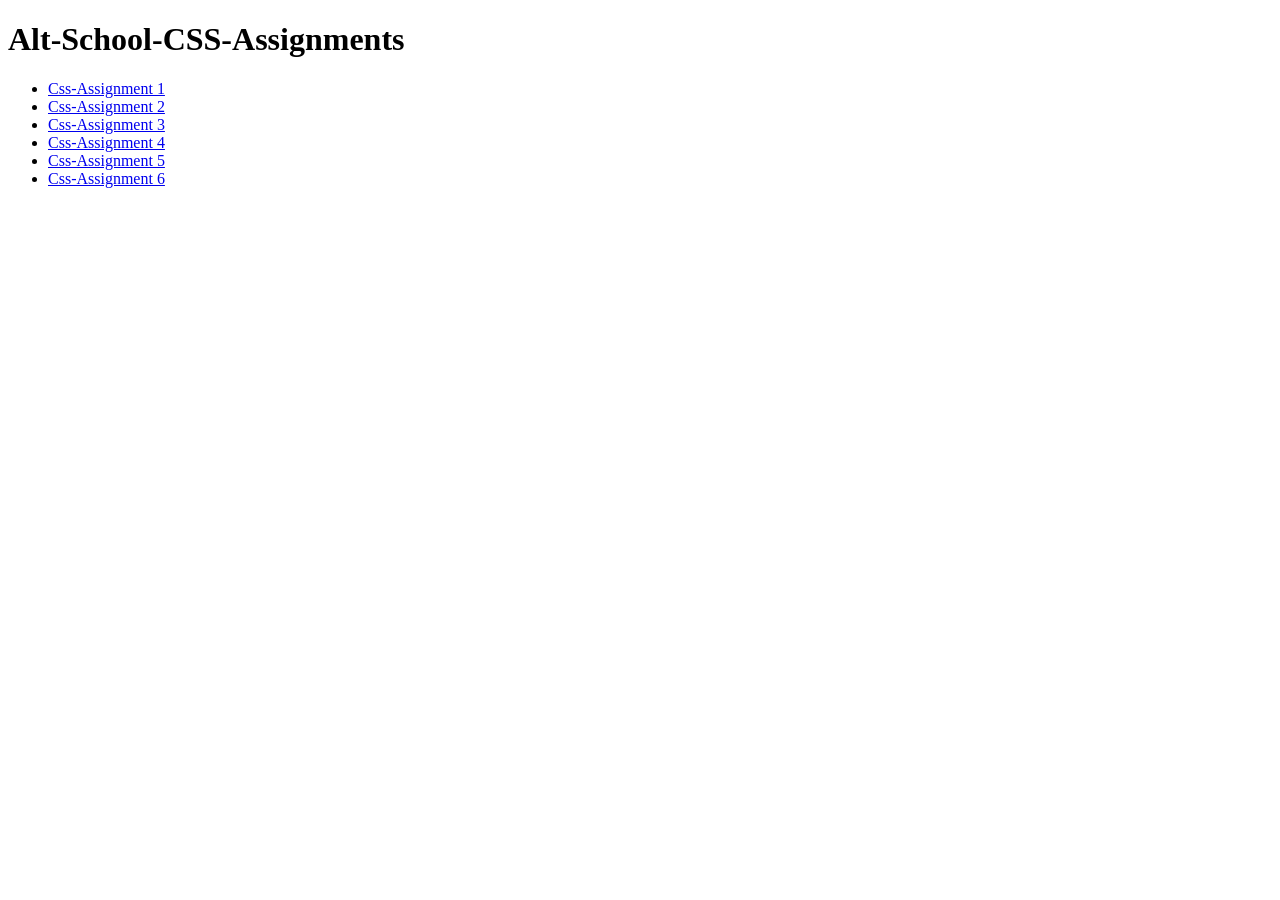
<file: index.html>
<!DOCTYPE html>
<html lang="en">
  <head>
    <meta charset="UTF-8" />
    <meta name="viewport" content="width=device-width, initial-scale=1.0" />
    <title>Document</title>
  </head>
  <body>
    <h1>Alt-School-CSS-Assignments</h1>
    <ul>
      <li>
        <a href="assignment1/index.html">Css-Assignment 1</a>
      </li>
      <li>
        <a href="assignment2/index.html">Css-Assignment 2</a>
      </li>
      <li>
        <a href="assignment3/index.html">Css-Assignment 3</a>
      </li>
      <li>
        <a href="assignment4/index.html">Css-Assignment 4</a>
      </li>
      <li>
        <a href="assignment5/index.html">Css-Assignment 5</a>
      </li>
      <li>
        <a href="assignment6/index.html">Css-Assignment 6</a>
      </li>
      <!-- Add more links as needed -->
    </ul>
  </body>
</html>
</file>
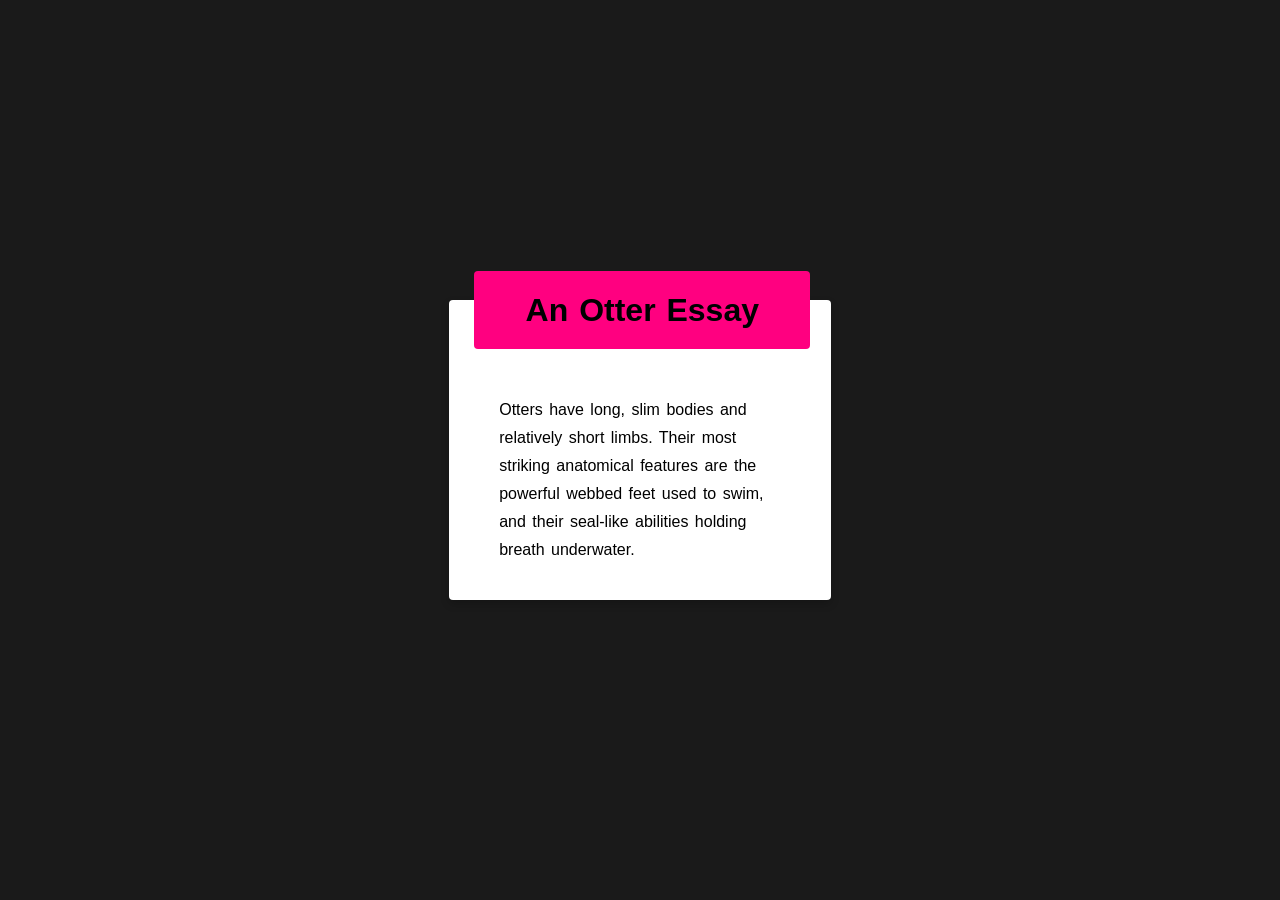
<file: assignment1/index.html>
<!DOCTYPE html>
<html lang="en">
  <head>
    <meta charset="UTF-8" />
    <meta name="viewport" content="width=device-width, initial-scale=1.0" />
    <title>Document</title>
  </head>
  <link rel="stylesheet" href="style.css" />
  <body>
    <div class="container">
      <div class="card">
        <h1 class="card-heading">An Otter Essay</h1>
        <p class="card-content">
          Otters have long, slim bodies and relatively short limbs. Their most
          striking anatomical features are the powerful webbed feet used to
          swim, and their seal-like abilities holding breath underwater.
        </p>
      </div>
    </div>
  </body>
</html>
</file>
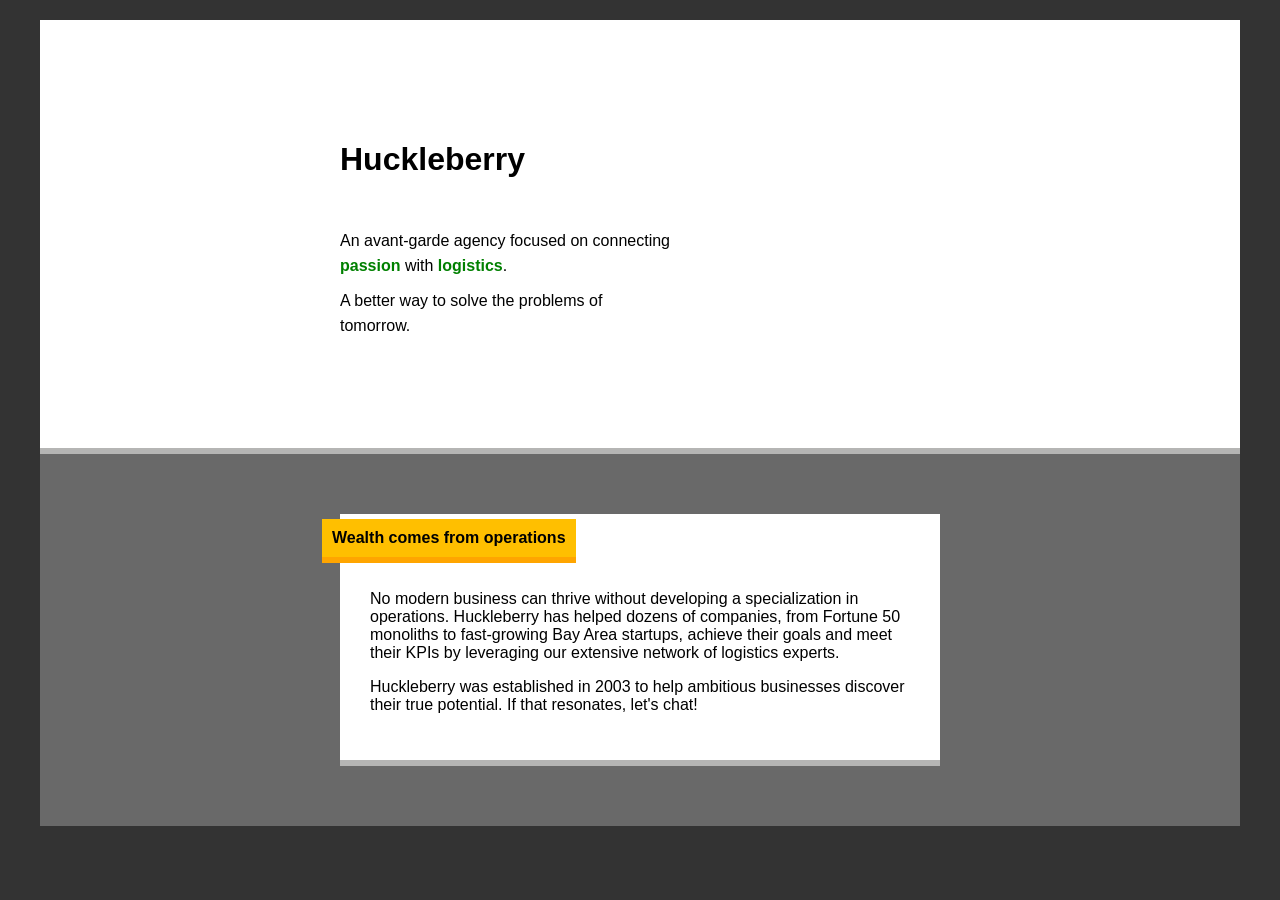
<file: assignment2/index.html>
<!DOCTYPE html>
<html lang="en">
  <head>
    <meta charset="UTF-8" />
    <meta name="viewport" content="width=device-width, initial-scale=1.0" />
    <title>Huckleberry Design</title>
    <link rel="stylesheet" href="style.css" />
  </head>
  <body>
    <div class="container">
      <!-- Header Section -->
      <header class="header">
        <div class="brand">
          <h1>Huckleberry</h1>
          <p>
            An avant-garde agency focused on connecting
            <span class="highlight">passion</span> with
            <span class="highlight">logistics</span>.
          </p>
          <p>A better way to solve the problems of tomorrow.</p>
        </div>
      </header>

      <!-- Content Section -->
      <section class="content">
        <div class="description">
          <div class="highlight-box">Wealth comes from operations</div>
          <p>
            No modern business can thrive without developing a specialization in
            operations. Huckleberry has helped dozens of companies, from Fortune
            50 monoliths to fast-growing Bay Area startups, achieve their goals
            and meet their KPIs by leveraging our extensive network of logistics
            experts.
          </p>
          <p>
            Huckleberry was established in 2003 to help ambitious businesses
            discover their true potential. If that resonates, let's chat!
          </p>
        </div>
      </section>
    </div>
  </body>
</html>
</file>
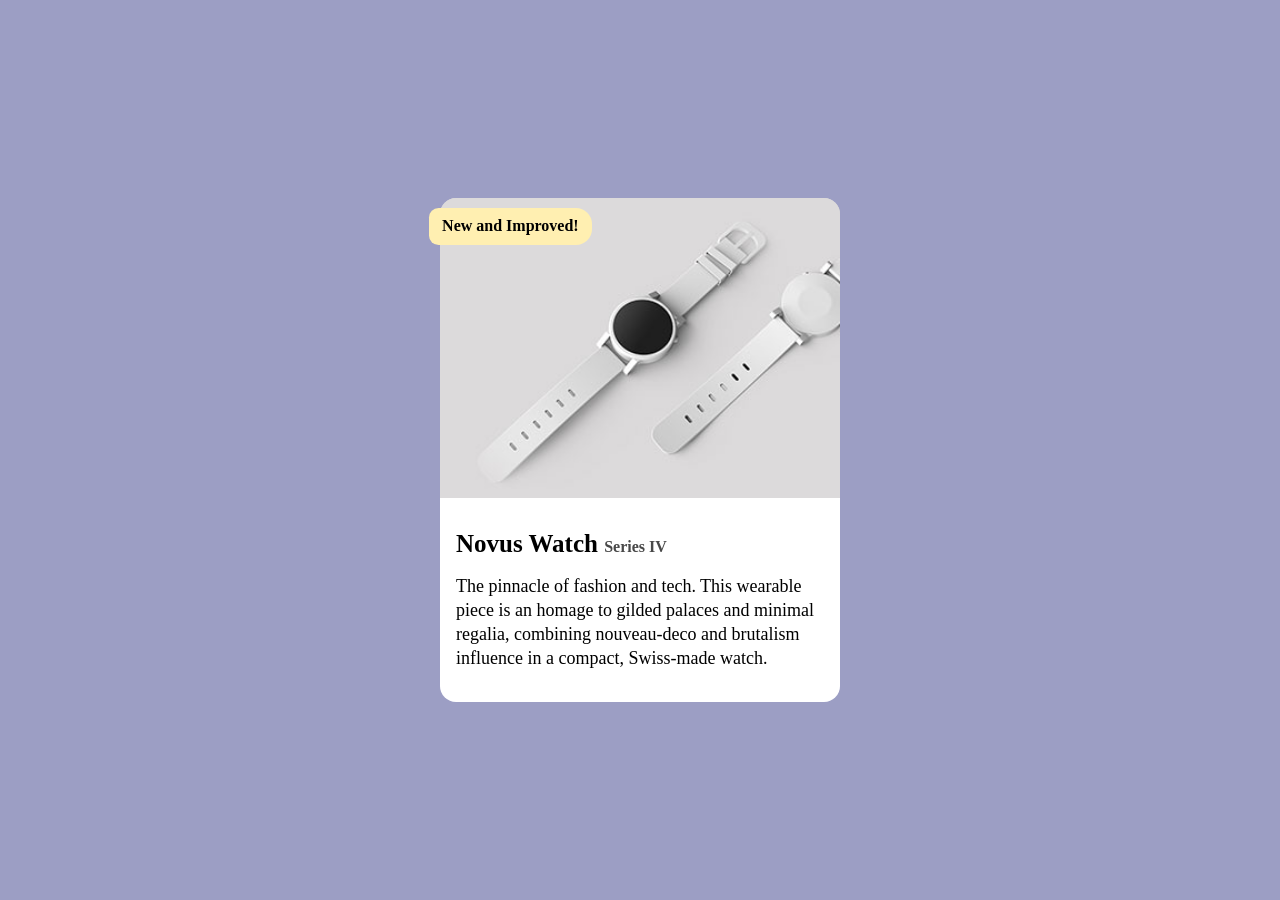
<file: assignment3/index.html>
<!DOCTYPE html>
<html lang="en">
  <head>
    <meta charset="UTF-8" />
    <meta name="viewport" content="width=device-width, initial-scale=1.0" />
    <link rel="stylesheet" href="./index.css" />
    <title>hands on css</title>
  </head>
  <body>
    <section class="container">
      <div class="yellow-bg">New and Improved!</div>
      <div class="top">
        <img src="./img.jpg" alt="bg-image" />
      </div>

      <div class="bottom">
        <h1>Novus Watch <span class="grey-text">Series IV</span></h1>

        <p>
          The pinnacle of fashion and tech. This wearable piece is an homage to
          gilded palaces and minimal regalia, combining nouveau-deco and
          brutalism influence in a compact, Swiss-made watch.
        </p>
      </div>
    </section>
  </body>
</html>
</file>
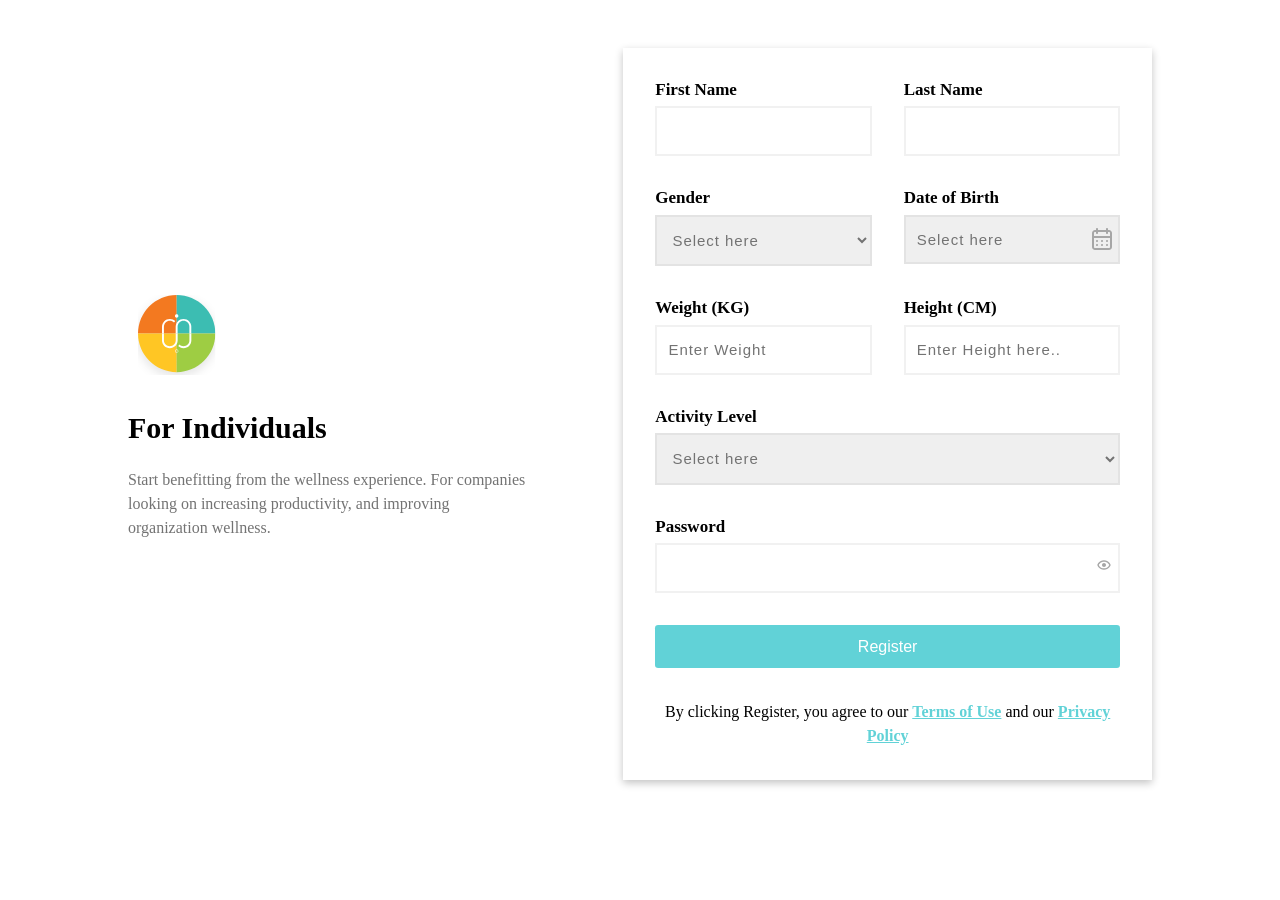
<file: assignment4/index.html>
<!DOCTYPE html>
<html lang="en">
  <head>
    <meta charset="UTF-8" />
    <meta name="viewport" content="width=device-width, initial-scale=1.0" />
    <link rel="stylesheet" href="style.css" />
    <title>Document</title>
  </head>
  <body>
    <main>
      <section class="intro-section">
        <img src="logo.svg" alt="app-logo" />
        <h1>For Individuals</h1>
        <p>
          Start benefitting from the wellness experience. For companies looking
          on increasing productivity, and improving organization wellness.
        </p>
      </section>

      <section class="form-section">
        <form action="#">
          <div class="form">
            <div class="first-name-box form-box">
              <label for="first-name"> First Name </label>
              <input type="text" id="first-name" />
            </div>

            <div class="last-name-box form-box">
              <label for="last-name"> Last Name </label>
              <input type="text" id="last-name" />
            </div>

            <div class="gender-box form-box">
              <label for="gender">Gender </label>
              <select name="gender" id="gender">
                <option value="" disabled selected hidden>Select here</option>
                <option value="Female">Female</option>
                <option value="Male">Male</option>
                <option value="Other">Other</option>
              </select>
            </div>

            <div class="DOB-box form-box">
              <label for="DOB"> Date of Birth </label>
              <select name="DOB" id="DOB" class="DOB-select">
                <option value="" disabled selected hidden>Select here</option>
                <option value="3rd March,2006">3rd March,2006</option>
                <option value="24th March,1900">24th March,1900</option>
                <option value="4th March,2000">4th March,2000</option>
              </select>

              <span class="calendar">
                <img src="calendar.svg" alt="" />
              </span>
            </div>

            <div class="weight-box form-box">
              <label for="weight">Weight (KG)</label>
              <input type="number" placeholder="Enter Weight" id="weight" />
            </div>

            <div class="height-box form-box">
              <label for="height">Height (CM) </label>
              <input
                type="number"
                placeholder="Enter Height here.."
                id="height"
              />
            </div>

            <div class="activity-level-box form-box">
              <label for="activity-level">Activity Level</label>
              <select name="activity-level" id="activity-level">
                <option value="" disabled selected hidden>Select here</option>
                <option value="10">10 mins</option>
                <option value="20">20 mins</option>
              </select>
            </div>

            <div class="password-box form-box">
              <label for="password">Password</label>
              <input type="password" id="password" />
              <span class="eye">
                <img src="eye.svg" alt="" />
              </span>
            </div>
          </div>
          <button type="button" class="register">Register</button>
          <p class="desktop footer">
            By clicking Register, you agree to our
            <a href="#">Terms of Use</a> and our <a href="#">Privacy Policy</a>
          </p>
        </form>

        <p class="mobile footer">
          By clicking Register, you agree to our
          <a href="#">Terms of Use</a> and our <a href="#">Privacy Policy</a>
        </p>
      </section>
    </main>
  </body>
</html>
</file>
<file: assignment1/style.css>
body {
  font-family: Arial, sans-serif;
  margin: 0;
  padding: 0;
  display: flex;
  justify-content: center;
  align-items: center;
  height: 100vh;
  background-color: #1a1a1a; /* Dark background */
}
.container {
  display: flex;
  justify-content: center;
  align-items: center;
  width: 100%;
}
.card {
  position: relative;
  background-color: white;
  border-radius: 4px;
  padding: 80px 50px 20px 50px;
  width: 22%;
  line-height: 28px;
  word-spacing: 2px;
  box-shadow: 0 4px 8px rgba(0, 0, 0, 0.2);
}
.card-heading {
  position: absolute;
  top: -50px;
  left: 25px;
  width: 75%;
  background-color: #ff0080;
  padding: 25px;
  text-align: center;
  border-radius: 4px;
}
</file>
<file: assignment2/style.css>
/* styles.css */
body {
  font-family: Arial, sans-serif;
  margin: 0;
  padding: 0;
  background-color: #333;
}

.container {
  max-width: 1200px;
  margin: 0 auto;
  padding: 20px;
}

/* Header Section */
.header {
  display: flex;
  justify-content: space-between;
  align-items: center;
  background-color: #ffffff;
  padding: 100px 300px;
}

.brand h1 {
  font-size: 2rem;
  margin-bottom: 50px;
  font-weight: bolder;
}

.brand p {
  margin: 10px 0;
  width: 67%;
  line-height: 25px;
}

.highlight {
  color: green;
  font-weight: bold;
}

.avatars {
  display: flex;
  gap: 10px;
}

/* Content Section */
.content {
  display: flex;
  justify-content: center;
  align-items: center;
  background-color: #696969;
  border-top: 6px solid rgb(181, 181, 180);
  padding: 60px;
  height: 100%;
}

.highlight-box {
  background-color: #ffbf00;
  font-weight: bolder;
  padding: 10px;
  border-bottom: 6px solid orange;
  margin-bottom: 20px;
  display: inline-block;
  position: absolute;
  left: -3%;
  top: 5px;
}

.description {
  position: relative;
  background-color: white;
  width: 50%;
  padding: 60px 30px 30px 30px;
  border-bottom: 6px solid rgb(181, 181, 180);
}
/* Responsive Design */
@media (max-width: 1024px) {
  /* Tablet View */
  .container {
    width: 100%;
    margin: 0;
    padding: 0;
  }
  .header {
    flex-direction: column;
    align-items: flex-start;
    padding: 60px 50px;
  }

  .brand p {
    margin-bottom: 20px;
  }

  .content {
    flex-direction: column;
    padding: 40px 20px;
    /* width: 100%; */
  }

  .description {
    width: 100%;
    margin-bottom: 20px;
  }

  .highlight-box {
    left: 10px;
    padding: 10px;
    font-size: 1rem;
  }
}

@media (max-width: 768px) {
  /* Mobile View */
  .header {
    padding: 40px 20px;
    /* text-align: center; */
  }

  .brand h1 {
    font-size: 1.8rem;
  }

  .brand p {
    width: 100%;
    font-size: 0.95rem;
    line-height: 1.5;
  }

  .avatars {
    justify-content: center;
    margin-top: 20px;
    gap: 5px;
  }
  .highlight-box {
    width: 80%;
    padding: 20px 20px 5px;
  }
  .description {
    width: 100%;
  }
}
</file>
<file: assignment3/index.css>
* {
  padding: 0;
  margin: 0;
}

body {
  background-color: #9c9ec4;
  box-sizing: border-box;
  display: flex;
  justify-content: center;
  align-items: center;
  height: 100vh;
}
.container {
  width: 90%;
  max-width: 400px;
  position: relative;
}
.yellow-bg {
  position: absolute;
  background-color: #ffefb1;
  border-bottom-left-radius: 0.6rem;
  border-top-left-radius: 0.6rem;
  border-bottom-right-radius: 1rem;
  border-top-right-radius: 1rem;
  font-weight: bolder;
  top: 0.6rem;
  padding: 0.6rem .1rem;
  left: -0.7rem;
  width: 10rem;
  text-align: center;
}
.top {
  background-color: #d6d6d6;
}

.top,
.top img {
  height: 300px;
  width: 100%;
  object-fit: cover;
  border-top-left-radius: 1rem;
  border-top-right-radius: 1rem;
}
.bottom {
  background-color: #fff;
  padding: 2rem 1rem;
  border-bottom-left-radius: 1rem;
  border-bottom-right-radius: 1rem;
}

.bottom h1 {
  padding-bottom: 1rem;
  font-size: 25px;
}
.bottom h1 span {
  color: #484848;
  font-size: 16px;
}
.bottom p {
  font-size: 18px;
  line-height: 1.5rem;
  font-weight: 500;
}
</file>
<file: assignment4/style.css>
* {
  padding: 0;
  margin: 0;
  box-sizing: border-box;
}

main {
  display: flex;
  justify-content: space-between;
  align-items: center;
  width: 80%;
  margin: 3rem auto;
}
.intro-section {
  width: 100%;
  display: flex;
  flex-direction: column;
  align-items: start;
  text-align: start;
  justify-items: flex-start;
}
/* selects all children in a parent tag */
.intro-section > * {
  padding: 0.7rem 0;
}
.intro-section h1 {
  font-weight: bolder;
  font-size: 30px;
}
.intro-section p {
  color: #737373;
  font-size: 16px;
  font-weight: 500;
  width: 25rem;
  line-height: 1.5rem;
}
form {
  box-shadow: rgba(0, 0, 0, 0.24) 0px 3px 8px;
  width: 100%;
  padding: 2rem;
}
.form {
  display: grid;
  grid-template-columns: 1fr 1fr;
  gap: 2rem;
}
.form > :nth-last-child(2),
.form > :last-child {
  grid-column: span 2; /* Make them span across both columns */
}
.form-box {
  display: flex;
  flex-direction: column;
}
label {
  font-weight: 700;
  padding-bottom: 0.4rem;
  font-size: 17px;
}
.DOB-box,
.password-box {
  position: relative;
}
.calendar,
.eye {
  position: absolute;
  right: 0.5rem;
  top: 2.5rem;
}

input,
select {
  padding: 0.9rem 0.7rem;
  outline: 0;
  border: 2px solid rgb(115, 115, 115, 0.1);
  font-size: 15px;
}
input:focus {
  border: 2px solid #61d2d7;
}
::placeholder,
select {
  color: #737373;
  letter-spacing: 0.06rem;
  font-weight: 400;
  font-size: 15px;
}
select option {
  color: black;
}

.register {
  width: 100%;
  border-radius: 0.2rem;
  background-color: #61d2d7;
  color: #fff;
  outline: none;
  border: none;
  padding: 0.8rem;
  margin: 2rem 0rem;
  font-size: 16px;
  font-weight: 500;
}

.footer{
    line-height: 1.5rem;
    text-align: center;
}
.footer.mobile{
    display: none;
}
.footer a {
  color: #61d2d7;
  font-weight: 600;

}

.DOB-select {
  -webkit-appearance: none;
  -moz-appearance: none;
  appearance: none;
}

.DOB-select::-ms-expand {
  display: none;
}

@media (max-width: 1024px) {
  main {
    width: 100%;
    padding: 0 3rem;
  }
}

@media (max-width: 768px) {
  main {
    flex-direction: column;
    align-items: stretch;

  }
 form {
    margin-top: 3rem;
 
  }
  .form {
    display: flex;
    flex-direction: column;
  }
  .intro-section p {
    width: 100%;
  }
}
@media (max-width: 480px) {
  main {
    padding: 1rem;
    margin-top: 1rem;
  }
 form {
    margin-top: 2rem;
    padding: 1rem;
  }
  .footer.mobile{
    display: block;
    margin-top: 2rem;
}
.footer.desktop{
    display: none;
}
}
</file>
